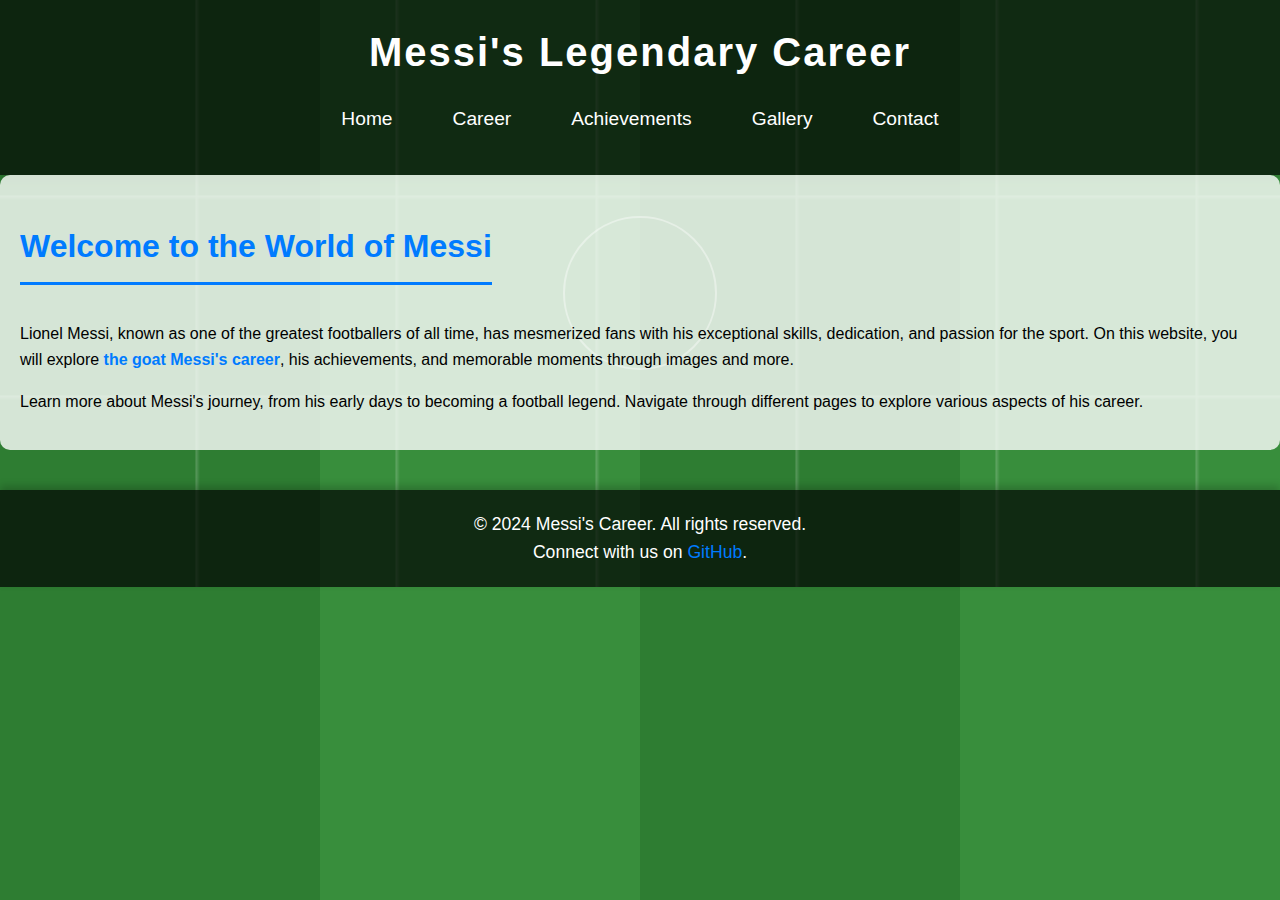
<file: index.html>
<!DOCTYPE html>
<html lang="en">
<head>
    <meta charset="UTF-8">
    <meta name="viewport" content="width=device-width, initial-scale=1.0">
    <title>Messi's Career</title>
    <link rel="stylesheet" href="main.css"> 
    <style>
        /* Internal CSS for specific styling */
        .highlight {
            color: #007BFF;
            font-weight: bold;
        }
    </style>
</head>
<body>
    <!-- Header Section -->
    <header>
        <h1>Messi's Legendary Career</h1>
        <nav>
            <ul>
                <li><a href="index.html">Home</a></li>
                <li><a href="career.html">Career</a></li>
                <li><a href="achievements.html">Achievements</a></li>
                <li><a href="gallery.html">Gallery</a></li>
                <li><a href="contact.html">Contact</a></li>
            </ul>
        </nav>
    </header>

    <!-- Main Content Section -->
    <main>
        <section>
            <h2>Welcome to the World of Messi</h2>
            <p>
                Lionel Messi, known as one of the greatest footballers of all time, has mesmerized fans with his exceptional skills, dedication, and passion for the sport. On this website, you will explore <span class="highlight"> the goat Messi's  career</span>, his achievements, and memorable moments through images and more.
            </p>
            <p>
                Learn more about Messi's journey, from his early days to becoming a football legend. Navigate through different pages to explore various aspects of his career.
            </p>
        </section>
    </main>

    <!-- Footer Section -->
    <footer>
        <p>&copy; 2024 Messi's Career. All rights reserved.</p>
        <p>Connect with us on 
            <a href="https://github.com/LioV21" target="_blank">GitHub</a>.
        </p>
    </footer>
</body>
</html>
</file>
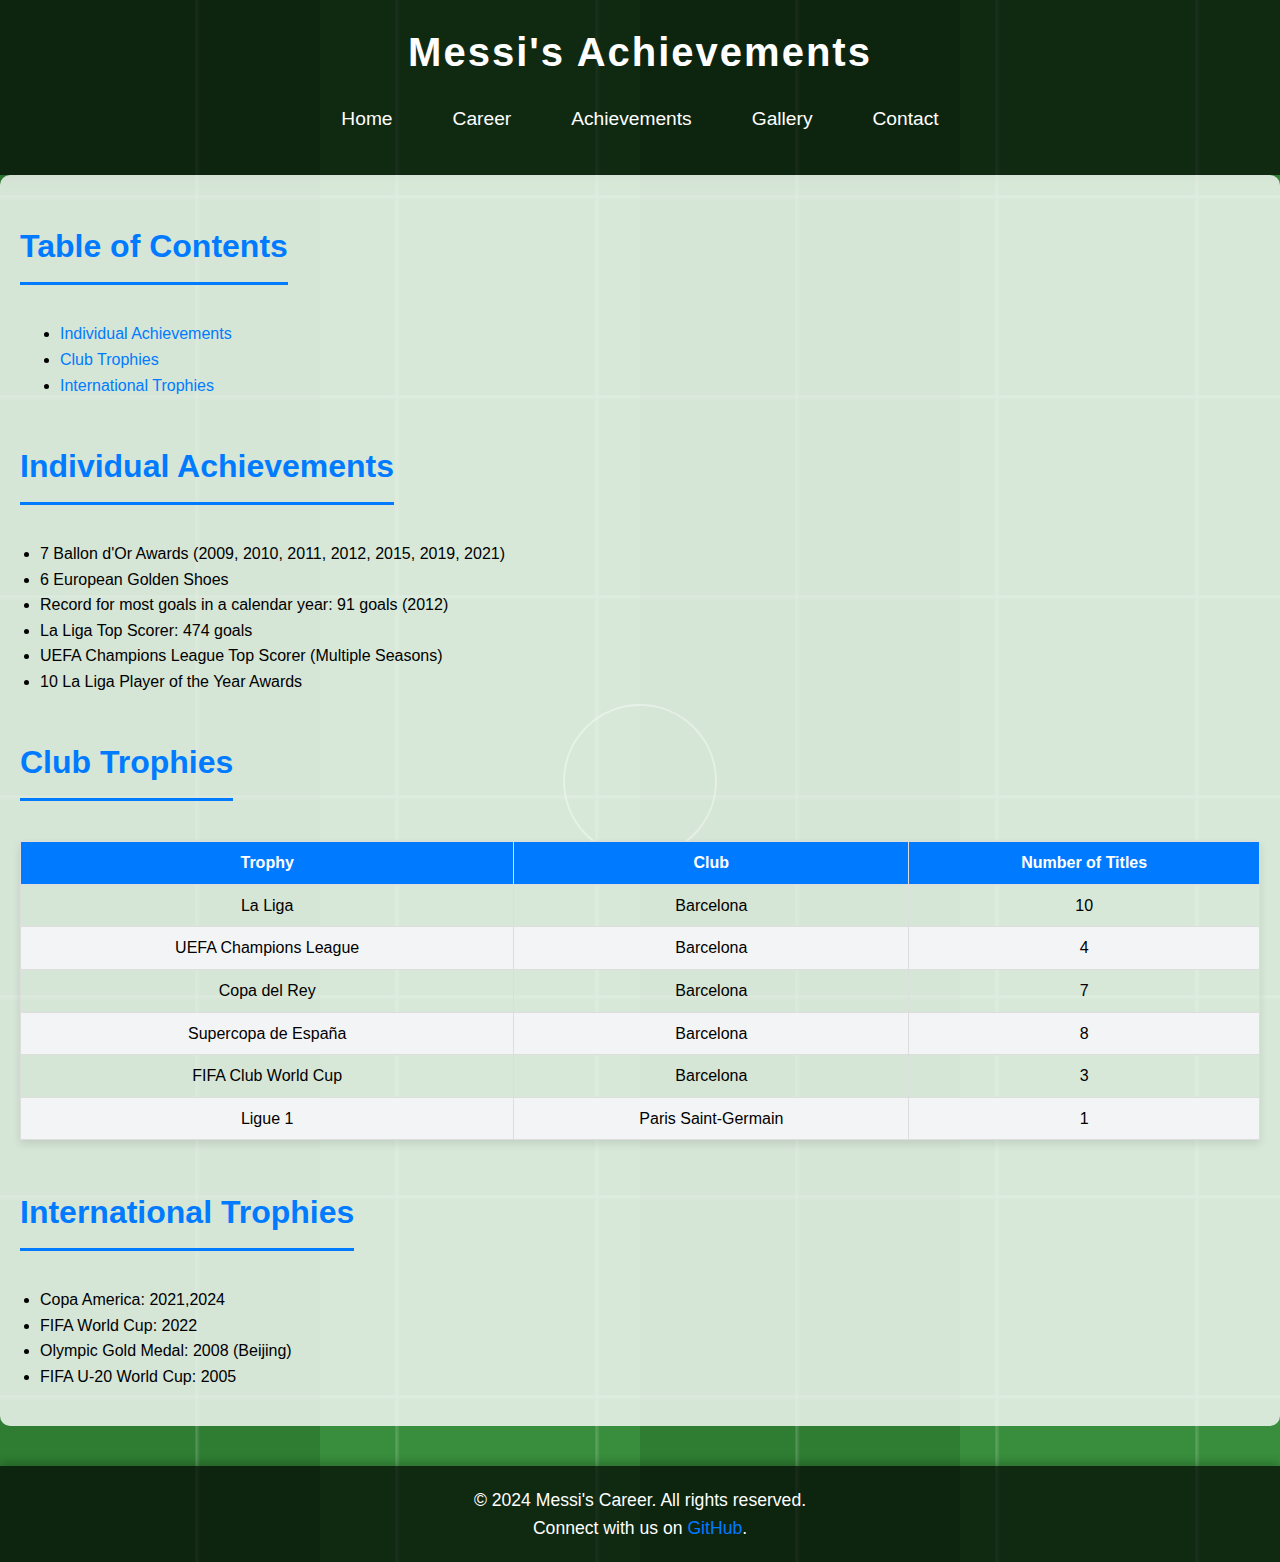
<file: achievements.html>
<!DOCTYPE html>
<html lang="en">
<head>
    <meta charset="UTF-8">
    <meta name="viewport" content="width=device-width, initial-scale=1.0">
    <title>Messi's Achievements</title>
    <link rel="stylesheet" href="main.css"> 
    <style>
        /* Internal CSS for this page */
        .achievement-list {
            list-style-type: disc;
            padding-left: 20px;
        }

        .stats-table {
            width: 100%;
            border-collapse: collapse;
            margin: 20px 0;
        }

        .stats-table th, .stats-table td {
            border: 1px solid #ddd;
            padding: 8px;
            text-align: center;
        }

        .stats-table th {
            background-color: #007BFF;
            color: white;
        }
    </style>
</head>
<body>
    <!-- Header Section -->
    <header>
        <h1>Messi's Achievements</h1>
        <nav>
            <ul>
                <li><a href="index.html">Home</a></li>
                <li><a href="career.html">Career</a></li>
                <li><a href="achievements.html".html">Achievements</a></li>
                <li><a href="gallery.html">Gallery</a></li>
                <li><a href="contact.html">Contact</a></li>
            </ul>
        </nav>
    </header>

    <!-- Main Content Section -->
    <main>
        
        <section>
            <h2>Table of Contents</h2>
            <ul>
                <li><a href="#individual-achievements">Individual Achievements</a></li>
                <li><a href="#club-trophies">Club Trophies</a></li>
                <li><a href="#international-trophies">International Trophies</a></li>
            </ul>
        </section>

        <!-- Individual Achievements Section -->
        <section id="individual-achievements">
            <h2>Individual Achievements</h2>
            <ul class="achievement-list">
                <li>7 Ballon d'Or Awards (2009, 2010, 2011, 2012, 2015, 2019, 2021)</li>
                <li>6 European Golden Shoes</li>
                <li>Record for most goals in a calendar year: 91 goals (2012)</li>
                <li>La Liga Top Scorer: 474 goals</li>
                <li>UEFA Champions League Top Scorer (Multiple Seasons)</li>
                <li>10 La Liga Player of the Year Awards</li>
            </ul>
        </section>

        <!-- Club Trophies Section -->
        <section id="club-trophies">
            <h2>Club Trophies</h2>
            <table class="stats-table">
                <thead>
                    <tr>
                        <th>Trophy</th>
                        <th>Club</th>
                        <th>Number of Titles</th>
                    </tr>
                </thead>
                <tbody>
                    <tr>
                        <td>La Liga</td>
                        <td>Barcelona</td>
                        <td>10</td>
                    </tr>
                    <tr>
                        <td>UEFA Champions League</td>
                        <td>Barcelona</td>
                        <td>4</td>
                    </tr>
                    <tr>
                        <td>Copa del Rey</td>
                        <td>Barcelona</td>
                        <td>7</td>
                    </tr>
                    <tr>
                        <td>Supercopa de España</td>
                        <td>Barcelona</td>
                        <td>8</td>
                    </tr>
                    <tr>
                        <td>FIFA Club World Cup</td>
                        <td>Barcelona</td>
                        <td>3</td>
                    </tr>
                    <tr>
                        <td>Ligue 1</td>
                        <td>Paris Saint-Germain</td>
                        <td>1</td>
                    </tr>
                </tbody>
            </table>
        </section>

        <!-- International Trophies Section -->
        <section id="international-trophies">
            <h2>International Trophies</h2>
            <ul class="achievement-list">
                <li>Copa America: 2021,2024</li>
                <li>FIFA World Cup: 2022</li>
                <li>Olympic Gold Medal: 2008 (Beijing)</li>
                <li>FIFA U-20 World Cup: 2005</li>
            </ul>
        </section>
    </main>

    <!-- Footer Section -->
    <footer>
        <p>&copy; 2024 Messi's Career. All rights reserved.</p>
        <p>Connect with us on 
            <a href="https://github.com/LioV21" target="_blank">GitHub</a>.
        </p>
    </footer>
</body>
</html>
</file>
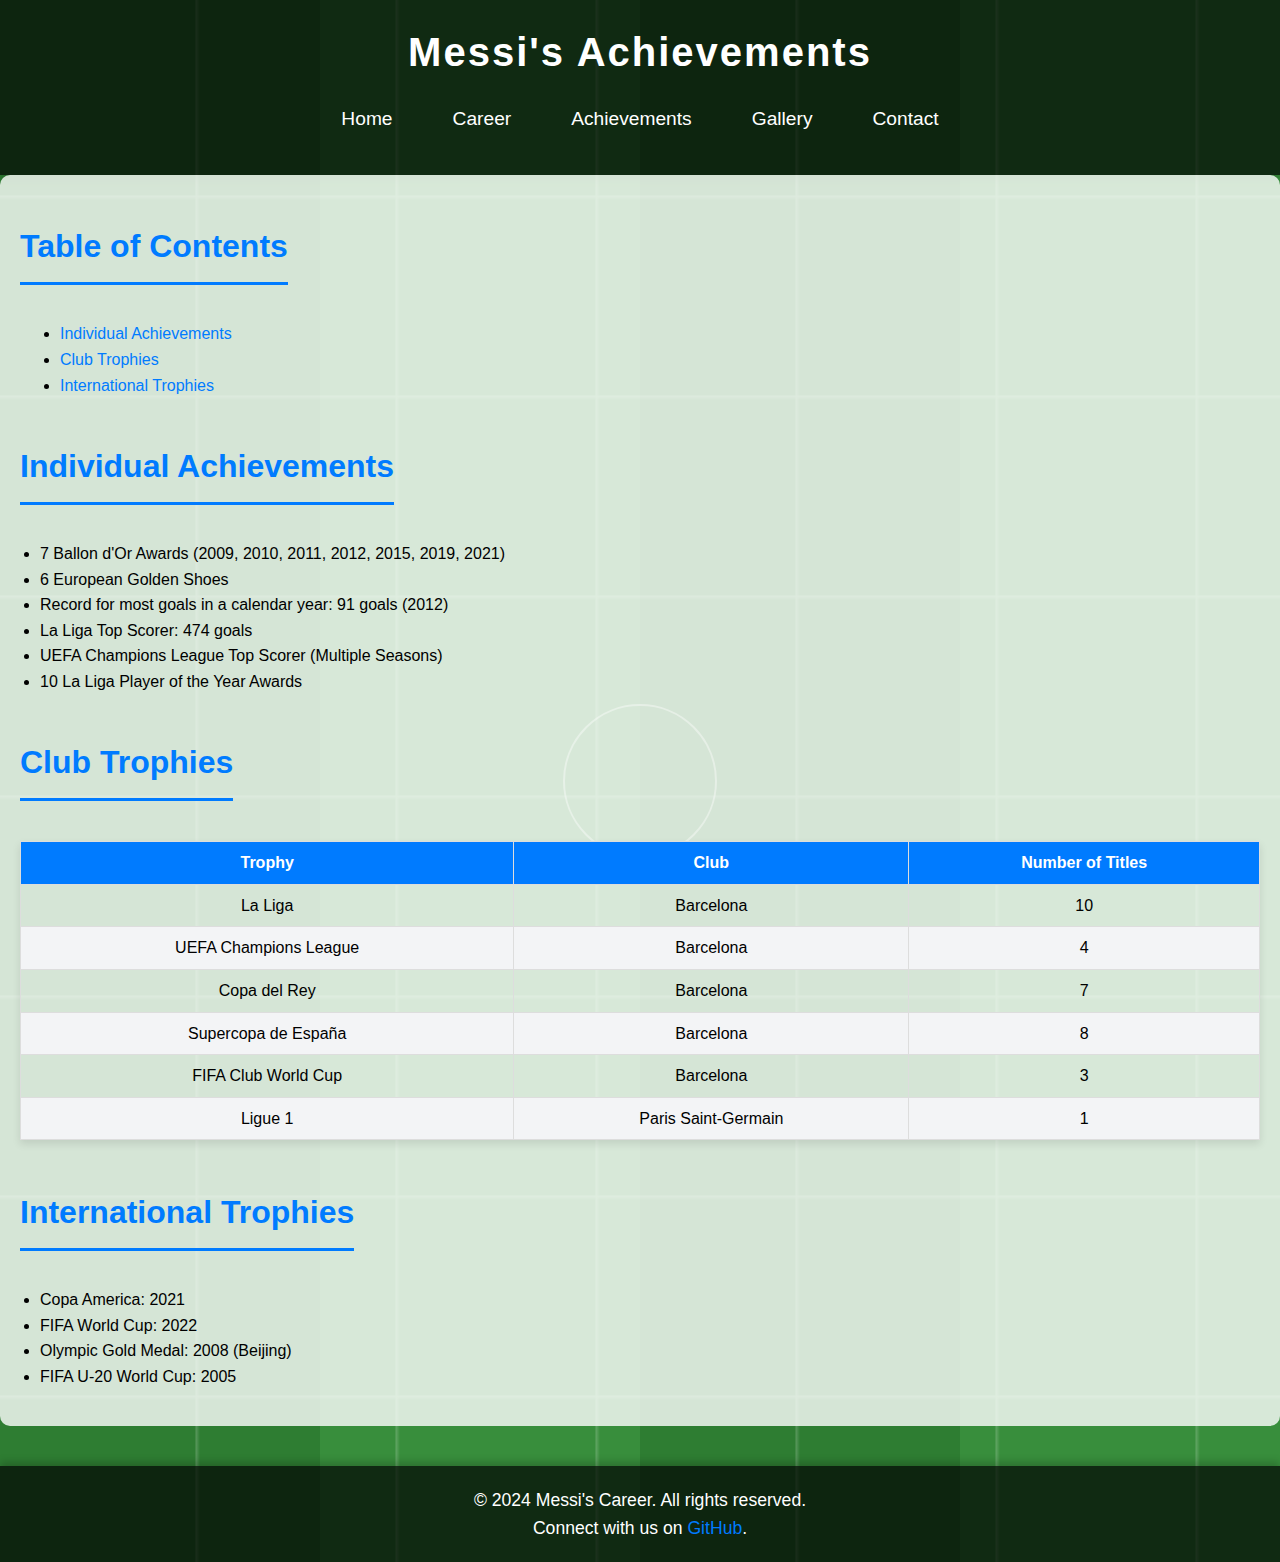
<file: achievments.html>
<!DOCTYPE html>
<html lang="en">
<head>
    <meta charset="UTF-8">
    <meta name="viewport" content="width=device-width, initial-scale=1.0">
    <title>Messi's Achievements</title>
    <link rel="stylesheet" href="main.css"> 
    <style>
        /* Internal CSS for this page */
        .achievement-list {
            list-style-type: disc;
            padding-left: 20px;
        }

        .stats-table {
            width: 100%;
            border-collapse: collapse;
            margin: 20px 0;
        }

        .stats-table th, .stats-table td {
            border: 1px solid #ddd;
            padding: 8px;
            text-align: center;
        }

        .stats-table th {
            background-color: #007BFF;
            color: white;
        }
    </style>
</head>
<body>
    <!-- Header Section -->
    <header>
        <h1>Messi's Achievements</h1>
        <nav>
            <ul>
                <li><a href="index.html">Home</a></li>
                <li><a href="career.html">Career</a></li>
                <li><a href="achievements.html">Achievements</a></li>
                <li><a href="gallery.html">Gallery</a></li>
                <li><a href="contact.html">Contact</a></li>
            </ul>
        </nav>
    </header>

    <!-- Main Content Section -->
    <main>
        
        <section>
            <h2>Table of Contents</h2>
            <ul>
                <li><a href="#individual-achievements">Individual Achievements</a></li>
                <li><a href="#club-trophies">Club Trophies</a></li>
                <li><a href="#international-trophies">International Trophies</a></li>
            </ul>
        </section>

        <!-- Individual Achievements Section -->
        <section id="individual-achievements">
            <h2>Individual Achievements</h2>
            <ul class="achievement-list">
                <li>7 Ballon d'Or Awards (2009, 2010, 2011, 2012, 2015, 2019, 2021)</li>
                <li>6 European Golden Shoes</li>
                <li>Record for most goals in a calendar year: 91 goals (2012)</li>
                <li>La Liga Top Scorer: 474 goals</li>
                <li>UEFA Champions League Top Scorer (Multiple Seasons)</li>
                <li>10 La Liga Player of the Year Awards</li>
            </ul>
        </section>

        <!-- Club Trophies Section -->
        <section id="club-trophies">
            <h2>Club Trophies</h2>
            <table class="stats-table">
                <thead>
                    <tr>
                        <th>Trophy</th>
                        <th>Club</th>
                        <th>Number of Titles</th>
                    </tr>
                </thead>
                <tbody>
                    <tr>
                        <td>La Liga</td>
                        <td>Barcelona</td>
                        <td>10</td>
                    </tr>
                    <tr>
                        <td>UEFA Champions League</td>
                        <td>Barcelona</td>
                        <td>4</td>
                    </tr>
                    <tr>
                        <td>Copa del Rey</td>
                        <td>Barcelona</td>
                        <td>7</td>
                    </tr>
                    <tr>
                        <td>Supercopa de España</td>
                        <td>Barcelona</td>
                        <td>8</td>
                    </tr>
                    <tr>
                        <td>FIFA Club World Cup</td>
                        <td>Barcelona</td>
                        <td>3</td>
                    </tr>
                    <tr>
                        <td>Ligue 1</td>
                        <td>Paris Saint-Germain</td>
                        <td>1</td>
                    </tr>
                </tbody>
            </table>
        </section>

        <!-- International Trophies Section -->
        <section id="international-trophies">
            <h2>International Trophies</h2>
            <ul class="achievement-list">
                <li>Copa America: 2021</li>
                <li>FIFA World Cup: 2022</li>
                <li>Olympic Gold Medal: 2008 (Beijing)</li>
                <li>FIFA U-20 World Cup: 2005</li>
            </ul>
        </section>
    </main>

    <!-- Footer Section -->
    <footer>
        <p>&copy; 2024 Messi's Career. All rights reserved.</p>
        <p>Connect with us on 
            <a href="https://github.com/LioV21" target="_blank">GitHub</a>.
        </p>
    </footer>
</body>
</html>
</file>
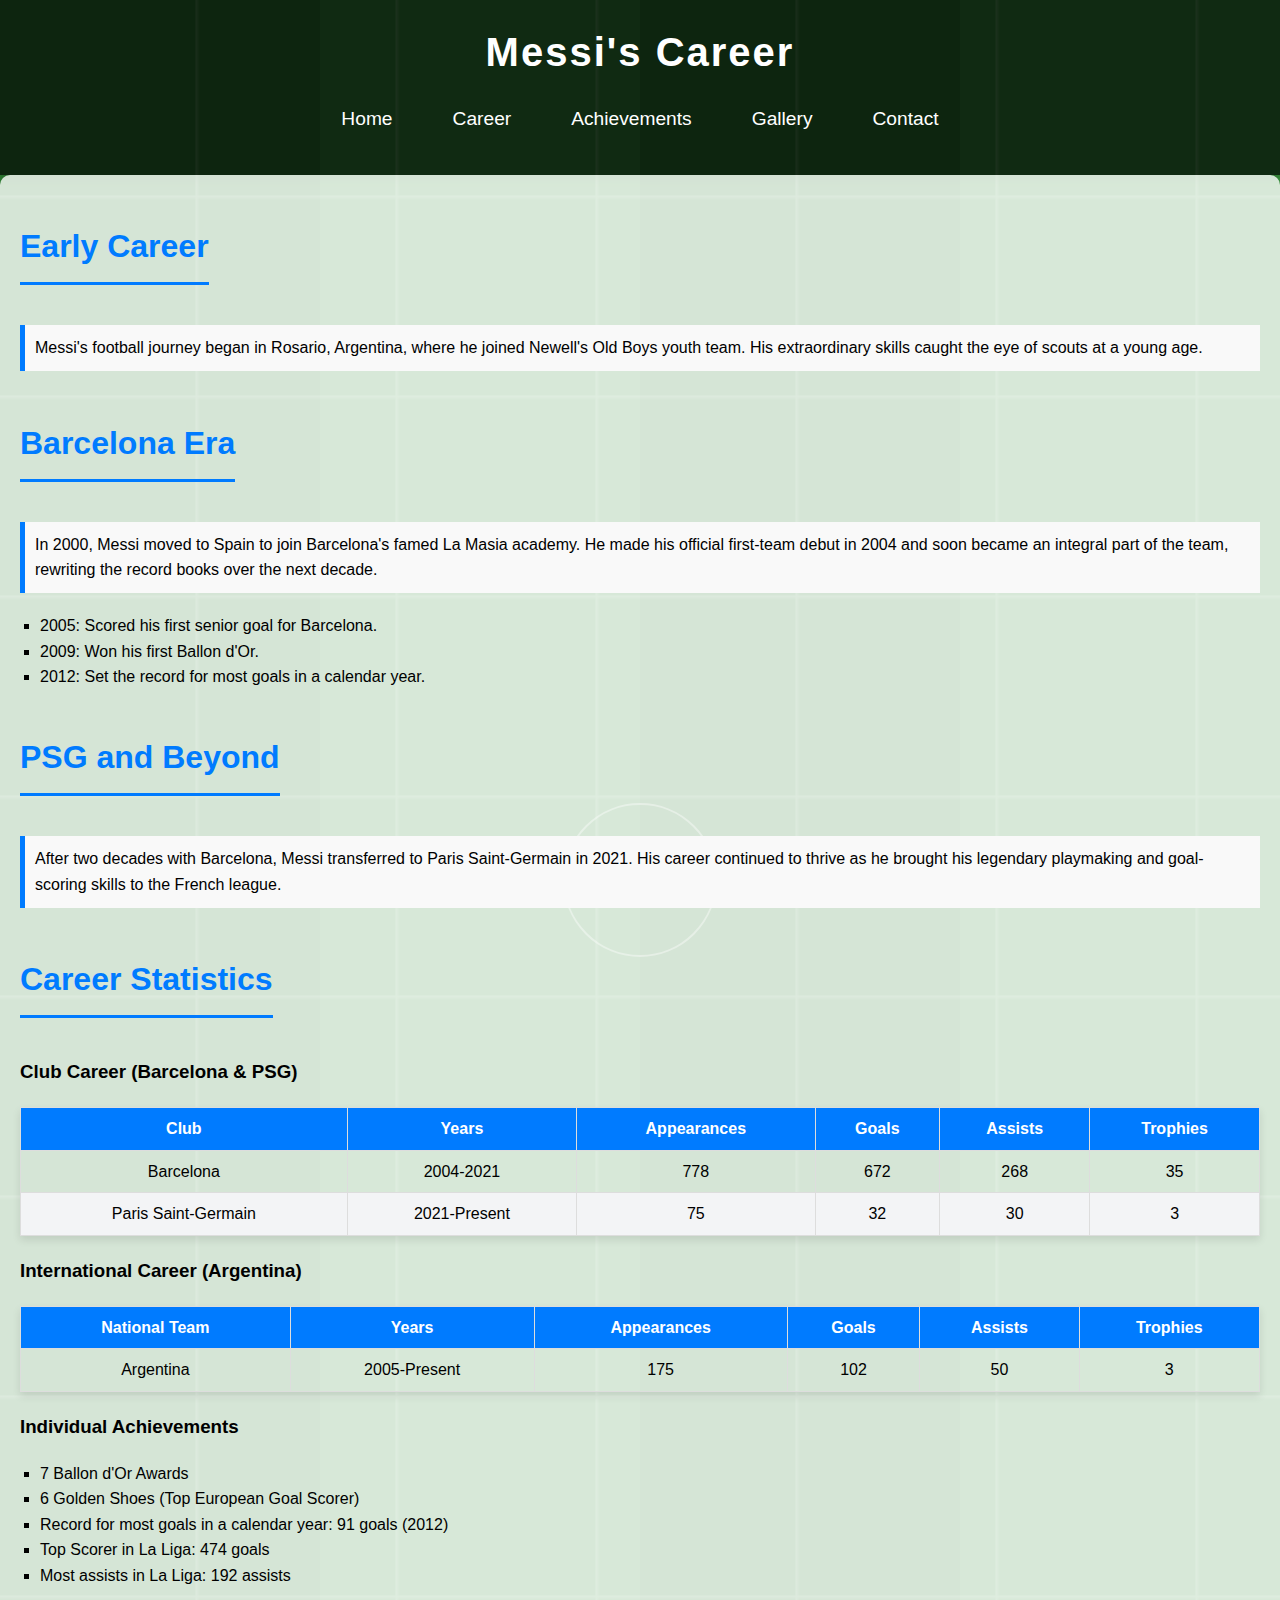
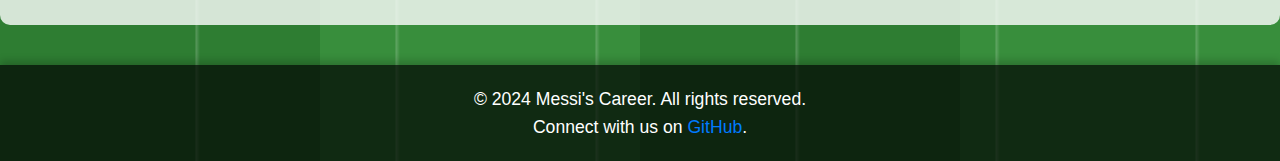
<file: career.html>
<!DOCTYPE html>
<html lang="en">
<head>
    <meta charset="UTF-8">
    <meta name="viewport" content="width=device-width, initial-scale=1.0">
    <title>Messi's Career</title>
    <link rel="stylesheet" href="main.css"> 
    <style>
        /* Internal CSS for this page */
        .career-milestone {
            background-color: #f9f9f9;
            border-left: 5px solid #007BFF;
            padding: 10px;
            margin: 20px 0;
        }

        .milestones-list {
            list-style-type: square;
            padding-left: 20px;
        }

        .stats-table {
            width: 100%;
            border-collapse: collapse;
            margin: 20px 0;
        }

        .stats-table th, .stats-table td {
            border: 1px solid #ddd;
            padding: 8px;
            text-align: center;
        }

        .stats-table th {
            background-color: #007BFF;
            color: white;
        }
    </style>
</head>
<body>
    <!-- Header Section -->
    <header>
        <h1>Messi's Career</h1>
        <nav>
            <ul>
                <li><a href="index.html">Home</a></li>
                <li><a href="career.html">Career</a></li>
                <li><a href="achievements.html">Achievements</a></li>
                <li><a href="gallery.html">Gallery</a></li>
                <li><a href="contact.html">Contact</a></li>
            </ul>
        </nav>
    </header>

    <!-- Main Content Section -->
    <main>
        <article>
            <section>
                <h2>Early Career</h2>
                <p class="career-milestone">
                    Messi's football journey began in Rosario, Argentina, where he joined Newell's Old Boys youth team. His extraordinary skills caught the eye of scouts at a young age.
                </p>
            </section>

            <section>
                <h2>Barcelona Era</h2>
                <p class="career-milestone">
                    In 2000, Messi moved to Spain to join Barcelona's famed La Masia academy. He made his official first-team debut in 2004 and soon became an integral part of the team, rewriting the record books over the next decade.
                </p>
                <ul class="milestones-list">
                    <li>2005: Scored his first senior goal for Barcelona.</li>
                    <li>2009: Won his first Ballon d'Or.</li>
                    <li>2012: Set the record for most goals in a calendar year.</li>
                </ul>
            </section>

            <section>
                <h2>PSG and Beyond</h2>
                <p class="career-milestone">
                    After two decades with Barcelona, Messi transferred to Paris Saint-Germain in 2021. His career continued to thrive as he brought his legendary playmaking and goal-scoring skills to the French league.
                </p>
            </section>

            <section>
                <h2>Career Statistics</h2>

                <!-- Club Career Stats -->
                <h3>Club Career (Barcelona & PSG)</h3>
                <table class="stats-table">
                    <thead>
                        <tr>
                            <th>Club</th>
                            <th>Years</th>
                            <th>Appearances</th>
                            <th>Goals</th>
                            <th>Assists</th>
                            <th>Trophies</th>
                        </tr>
                    </thead>
                    <tbody>
                        <tr>
                            <td>Barcelona</td>
                            <td>2004-2021</td>
                            <td>778</td>
                            <td>672</td>
                            <td>268</td>
                            <td>35</td>
                        </tr>
                        <tr>
                            <td>Paris Saint-Germain</td>
                            <td>2021-Present</td>
                            <td>75</td>
                            <td>32</td>
                            <td>30</td>
                            <td>3</td>
                        </tr>
                    </tbody>
                </table>

                <!-- International Career Stats -->
                <h3>International Career (Argentina)</h3>
                <table class="stats-table">
                    <thead>
                        <tr>
                            <th>National Team</th>
                            <th>Years</th>
                            <th>Appearances</th>
                            <th>Goals</th>
                            <th>Assists</th>
                            <th>Trophies</th>
                        </tr>
                    </thead>
                    <tbody>
                        <tr>
                            <td>Argentina</td>
                            <td>2005-Present</td>
                            <td>175</td>
                            <td>102</td>
                            <td>50</td>
                            <td>3</td>
                        </tr>
                    </tbody>
                </table>

                <!-- Individual Achievements Stats -->
                <h3>Individual Achievements</h3>
                <ul class="milestones-list">
                    <li>7 Ballon d'Or Awards</li>
                    <li>6 Golden Shoes (Top European Goal Scorer)</li>
                    <li>Record for most goals in a calendar year: 91 goals (2012)</li>
                    <li>Top Scorer in La Liga: 474 goals</li>
                    <li>Most assists in La Liga: 192 assists</li>
                </ul>
            </section>
        </article>
    </main>

    <!-- Footer Section -->
    <footer>
        <p>&copy; 2024 Messi's Career. All rights reserved.</p>
        <p>Connect with us on 
            <a href="https://github.com/LioV21" target="_blank">GitHub</a>.
        </p>
    </footer>
</body>
</html>
</file>
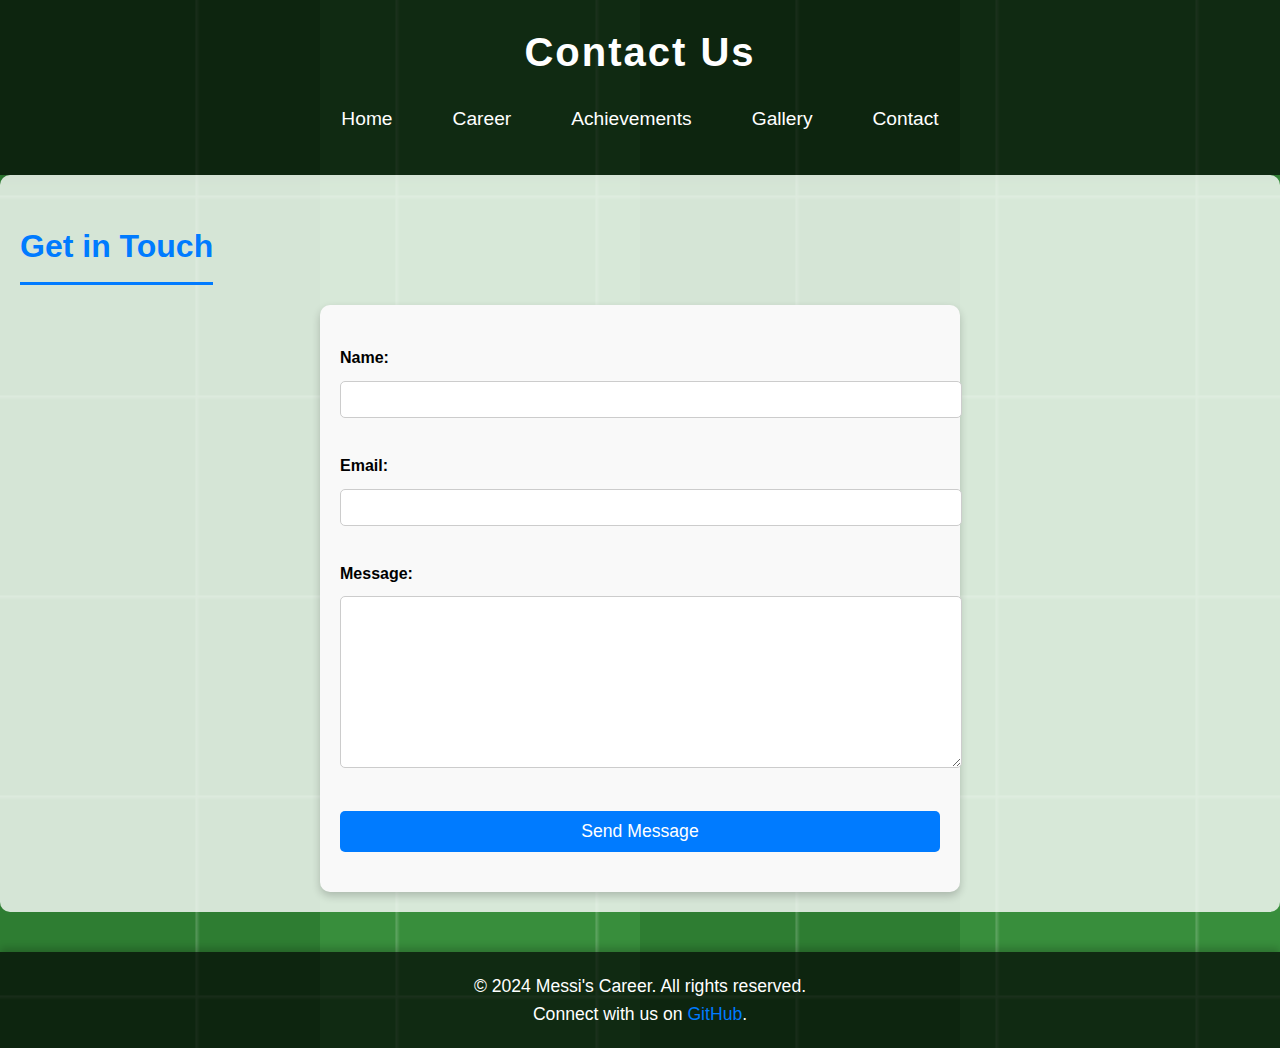
<file: contact.html>
<!DOCTYPE html>
<html lang="en">
<head>
    <meta charset="UTF-8">
    <meta name="viewport" content="width=device-width, initial-scale=1.0">
    <title>Contact</title>
    <link rel="stylesheet" href="main.css"> 
    <style>
        /* Internal CSS for this page */
        .contact-form {
            max-width: 600px;
            margin: 0 auto;
            padding: 20px;
            background-color: #f9f9f9;
            border-radius: 10px;
            box-shadow: 0 4px 8px rgba(0, 0, 0, 0.2);
        }

        .contact-form h2 {
            text-align: center;
            margin-bottom: 20px;
        }

        .form-group {
            margin-bottom: 15px;
        }

        .form-group label {
            display: block;
            font-weight: bold;
        }

        .form-group input, .form-group textarea {
            width: 100%;
            padding: 10px;
            border: 1px solid #ccc;
            border-radius: 5px;
        }

        .form-group textarea {
            resize: vertical;
            height: 150px;
        }

        .submit-btn {
            display: block;
            width: 100%;
            padding: 10px;
            background-color: #007BFF;
            color: white;
            border: none;
            border-radius: 5px;
            cursor: pointer;
            font-size: 1.1em;
            transition: background-color 0.3s;
        }

        .submit-btn:hover {
            background-color: #0056b3;
        }
    </style>
</head>
<body>
    <!-- Header Section -->
    <header>
        <h1>Contact Us</h1>
        <nav>
            <ul>
                <li><a href="index.html">Home</a></li>
                <li><a href="career.html">Career</a></li>
                <li><a href="achievements.html">Achievements</a></li>
                <li><a href="gallery.html">Gallery</a></li>
                <li><a href="contact.html">Contact</a></li>
            </ul>
        </nav>
    </header>

    <!-- Main Content Section -->
    <main>
        <section>
            <h2>Get in Touch</h2>
            <div class="contact-form">
                <form action="#" method="post">
                    <div class="form-group">
                        <label for="name">Name:</label>
                        <input type="text" id="name" name="name" required>
                    </div>
                    <div class="form-group">
                        <label for="email">Email:</label>
                        <input type="email" id="email" name="email" required>
                    </div>
                    <div class="form-group">
                        <label for="message">Message:</label>
                        <textarea id="message" name="message" required></textarea>
                    </div>
                    <button type="submit" class="submit-btn" style="background-color: #007BFF;">Send Message</button> <!-- Inline CSS for background color -->
                </form>
            </div>
        </section>
    </main>

    <!-- Footer Section -->
    <footer>
        <p>&copy; 2024 Messi's Career. All rights reserved.</p>
        <p>Connect with us on 
            <a href="https://github.com/LioV21" target="_blank">GitHub</a>.
        </p>
    </footer>
</body>
</html>
</file>
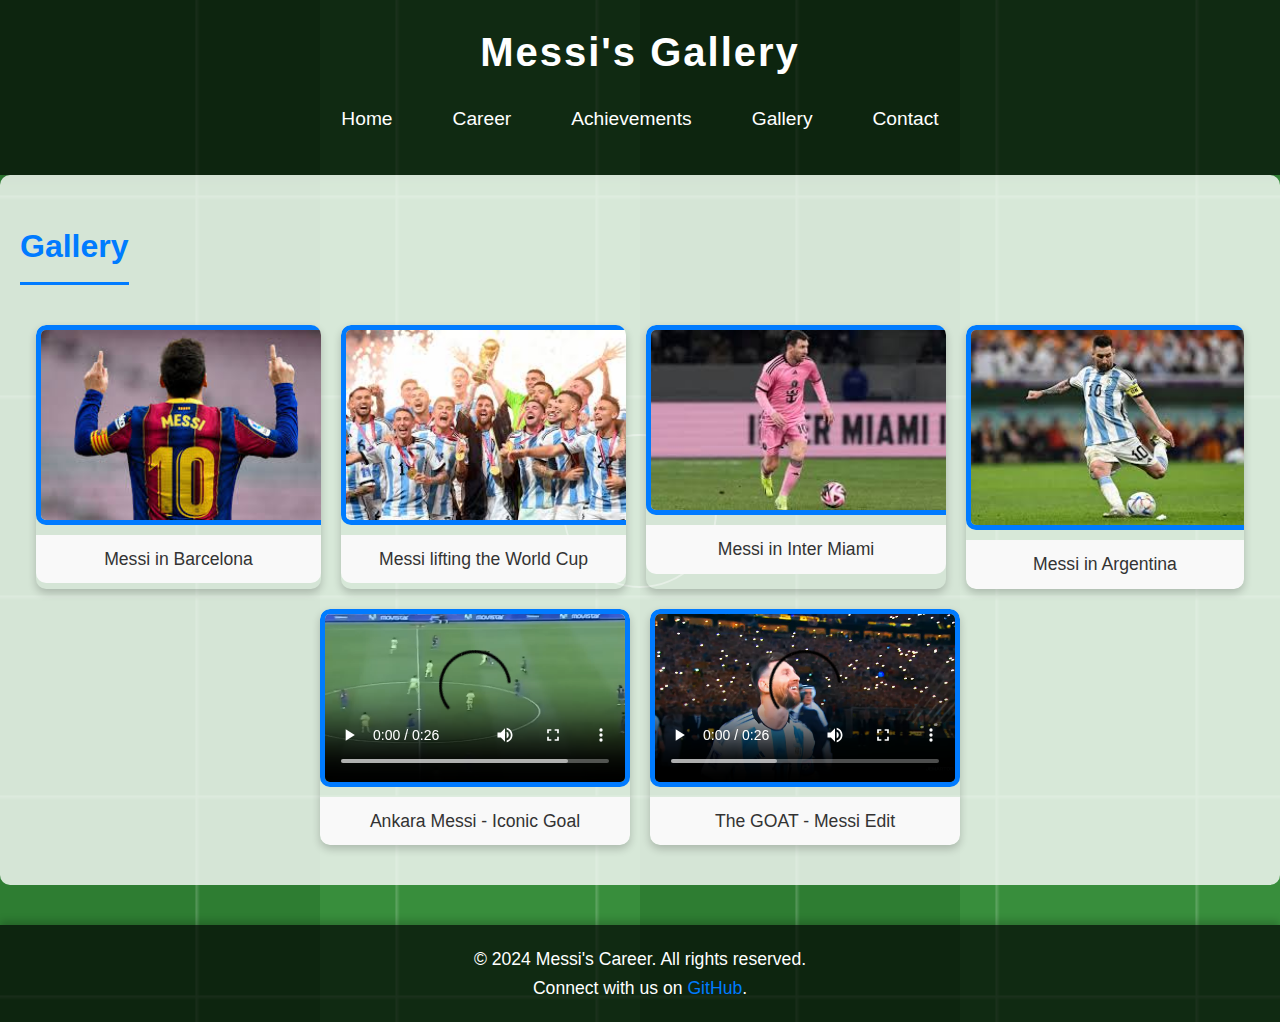
<file: gallery.html>
<!DOCTYPE html>
<html lang="en">
<head>
    <meta charset="UTF-8">
    <meta name="viewport" content="width=device-width, initial-scale=1.0">
    <title>Messi's Gallery</title>
    <link rel="stylesheet" href="main.css"> 
    <style>
        /* Internal CSS for this page */
        .gallery {
            display: flex;
            flex-wrap: wrap;
            gap: 20px;
            justify-content: center;
            margin: 20px 0;
        }

        .gallery img, .gallery video {
            max-width: 300px;
            height: auto;
            border: 5px solid #007BFF;
            border-radius: 10px;
        }

        .gallery-item {
            text-align: center;
        }

        .caption {
            margin-top: 10px;
            font-size: 1.1em;
            color: #333;
        }
    </style>
</head>
<body>
    <!-- Header Section -->
    <header>
        <h1>Messi's Gallery</h1>
        <nav>
            <ul>
                <li><a href="index.html">Home</a></li>
                <li><a href="career.html">Career</a></li>
                <li><a href="achievements.html">Achievements</a></li>
                <li><a href="gallery.html">Gallery</a></li>
                <li><a href="contact.html">Contact</a></li>
            </ul>
        </nav>
    </header>

    <!-- Main Content Section -->
    <main>
        <section>
            <h2>Gallery</h2>
            <div class="gallery">
                <!-- Images Section -->
                <div class="gallery-item">
                    <img src="images/barca.jpg" alt="Lionel Messi in Barcelona kit">
                    <div class="caption">Messi in Barcelona</div>
                </div>
                <div class="gallery-item">
                    <img src="images/cup.jpg" alt="Lionel Messi lifting the World Cup">
                    <div class="caption">Messi lifting the World Cup</div>
                </div>
                <div class="gallery-item">
                    <img src="images/intern.jpg" alt="Lionel Messi in Inter Miami kit">
                    <div class="caption">Messi in Inter Miami</div>
                </div>
                <div class="gallery-item">
                    <img src="images/messi.jpg" alt="Lionel Messi in Argentina kit">
                    <div class="caption">Messi in Argentina</div>
                </div>

                <!-- Media Section -->
                <div class="gallery-item">
                    <video controls>
                        <source src="media/ankara messi.mp4" type="video/mp4">
                        Your browser does not support the video tag.
                    </video>
                    <div class="caption">Ankara Messi - Iconic Goal</div>
                </div>
                <div class="gallery-item">
                    <video controls>
                        <source src="media/messi edit.mp4" type="video/mp4">
                        Your browser does not support the video tag.
                    </video>
                    <div class="caption">The GOAT - Messi Edit</div>
                </div>
            </div>
        </section>
    </main>

    <!-- Footer Section -->
    <footer>
        <p>&copy; 2024 Messi's Career. All rights reserved.</p>
        <p>Connect with us on 
            <a href="https://github.com/LioV21" target="_blank">GitHub</a>.
        </p>
    </footer>
</body>
</html>
</file>
<file: main.css>
/* General Styles */
body {
    font-family: 'Arial', sans-serif;
    background-color: #f3f4f6;
    margin: 0;
    padding: 0;
    line-height: 1.6;
    background: linear-gradient(90deg, #2e7d32 25%, #388e3c 25%, #388e3c 50%, #2e7d32 50%, #2e7d32 75%, #388e3c 75%);
    background-size: 100% 200px;
    position: relative;
}

/* Adding Field Lines */
body::before {
    content: '';
    position: absolute;
    top: 0;
    left: 0;
    width: 100%;
    height: 100%;
    background: repeating-linear-gradient(
        to bottom,
        transparent,
        transparent 195px,
        white 196px,
        transparent 200px
    ),
    repeating-linear-gradient(
        to right,
        transparent,
        transparent 195px,
        white 196px,
        transparent 200px
    );
    opacity: 0.2; 
    z-index: 0;
}

/* Center Circle */
body::after {
    content: '';
    position: absolute;
    top: 50%;
    left: 50%;
    width: 150px;
    height: 150px;
    border-radius: 50%;
    border: 2px solid white;
    transform: translate(-50%, -50%);
    opacity: 0.4; 
}

/* Main Section */
main {
    padding: 20px;
    position: relative;
    z-index: 1; 
    background-color: rgba(255, 255, 255, 0.8);
    border-radius: 10px;
}

/* Header Styles */
header {
    background-color: rgba(0, 0, 0, 0.7);
    color: white;
    padding: 20px 0;
    text-align: center;
    box-shadow: 0 4px 8px rgba(0, 0, 0, 0.2);
    position: relative;
    z-index: 1;
}

header h1 {
    margin: 0;
    font-size: 2.5em;
    letter-spacing: 2px;
}

/* Navigation Bar */
nav ul {
    list-style: none;
    padding: 0;
    margin: 20px 0;
    display: flex;
    justify-content: center;
    gap: 20px;
}

nav ul li a {
    text-decoration: none;
    color: white;
    font-size: 1.2em;
    padding: 10px 20px;
    border-radius: 5px;
    transition: background-color 0.3s, color 0.3s;
}

nav ul li a:hover {
    background-color: #0056b3;
    color: #f3f4f6;
}

/* Section Headers */
h2 {
    font-size: 2em;
    margin-bottom: 20px;
    color: #007BFF;
    text-align: center;
    border-bottom: 3px solid #007BFF;
    display: inline-block;
    padding-bottom: 10px;
}

/* Form Styles */
form {
    margin: 20px 0;
}

input, textarea {
    width: 100%;
    padding: 10px;
    margin-top: 10px;
    margin-bottom: 20px;
    border-radius: 5px;
    border: 1px solid #ccc;
}

button {
    display: inline-block;
    background-color: #007BFF;
    color: white;
    padding: 10px 20px;
    font-size: 1.2em;
    border: none;
    border-radius: 5px;
    cursor: pointer;
    transition: background-color 0.3s;
}

button:hover {
    background-color: #0056b3;
}

/* Footer Styles */
footer {
    background-color: rgba(0, 0, 0, 0.7);
    color: white;
    text-align: center;
    padding: 20px 0;
    margin-top: 40px;
    box-shadow: 0 -4px 8px rgba(0, 0, 0, 0.2);
    position: relative;
    z-index: 1;
}

footer p {
    margin: 0;
    font-size: 1.1em;
}

/* Gallery Styles */
.gallery {
    display: grid;
    grid-template-columns: repeat(auto-fit, minmax(250px, 1fr));
    gap: 20px;
    margin-top: 20px;
}

.gallery-item {
    border-radius: 10px;
    overflow: hidden;
    box-shadow: 0 4px 8px rgba(0, 0, 0, 0.2);
    transition: transform 0.3s;
}

.gallery-item:hover {
    transform: scale(1.05);
}

.gallery img, .gallery video {
    width: 100%;
    height: auto;
    display: block;
}

/* Table Styles */
.stats-table {
    width: 100%;
    border-collapse: collapse;
    margin: 20px 0;
    box-shadow: 0 4px 8px rgba(0, 0, 0, 0.1);
}

.stats-table th, .stats-table td {
    border: 1px solid #000; 
    padding: 12px; 
    text-align: center;
}

.stats-table th {
    background-color: #007BFF;
    color: white;
    font-weight: bold;
}

.stats-table tbody tr:nth-child(even) {
    background-color: #f3f4f6; 
}

.stats-table tbody tr:hover {
    background-color: #e0e0e0; 
}


a {
    color: #007BFF;
    text-decoration: none;
}

a:hover {
    color: #0056b3;
}

.caption {
    padding: 10px;
    background-color: #f9f9f9;
    border-radius: 0 0 10px 10px;
    font-size: 1.1em;
    color: #333;
}

.contact-form {
    background-color: #f9f9f9;
    padding: 20px;
    border-radius: 10px;
    box-shadow: 0 4px 8px rgba(0, 0, 0, 0.2);
}
</file>
